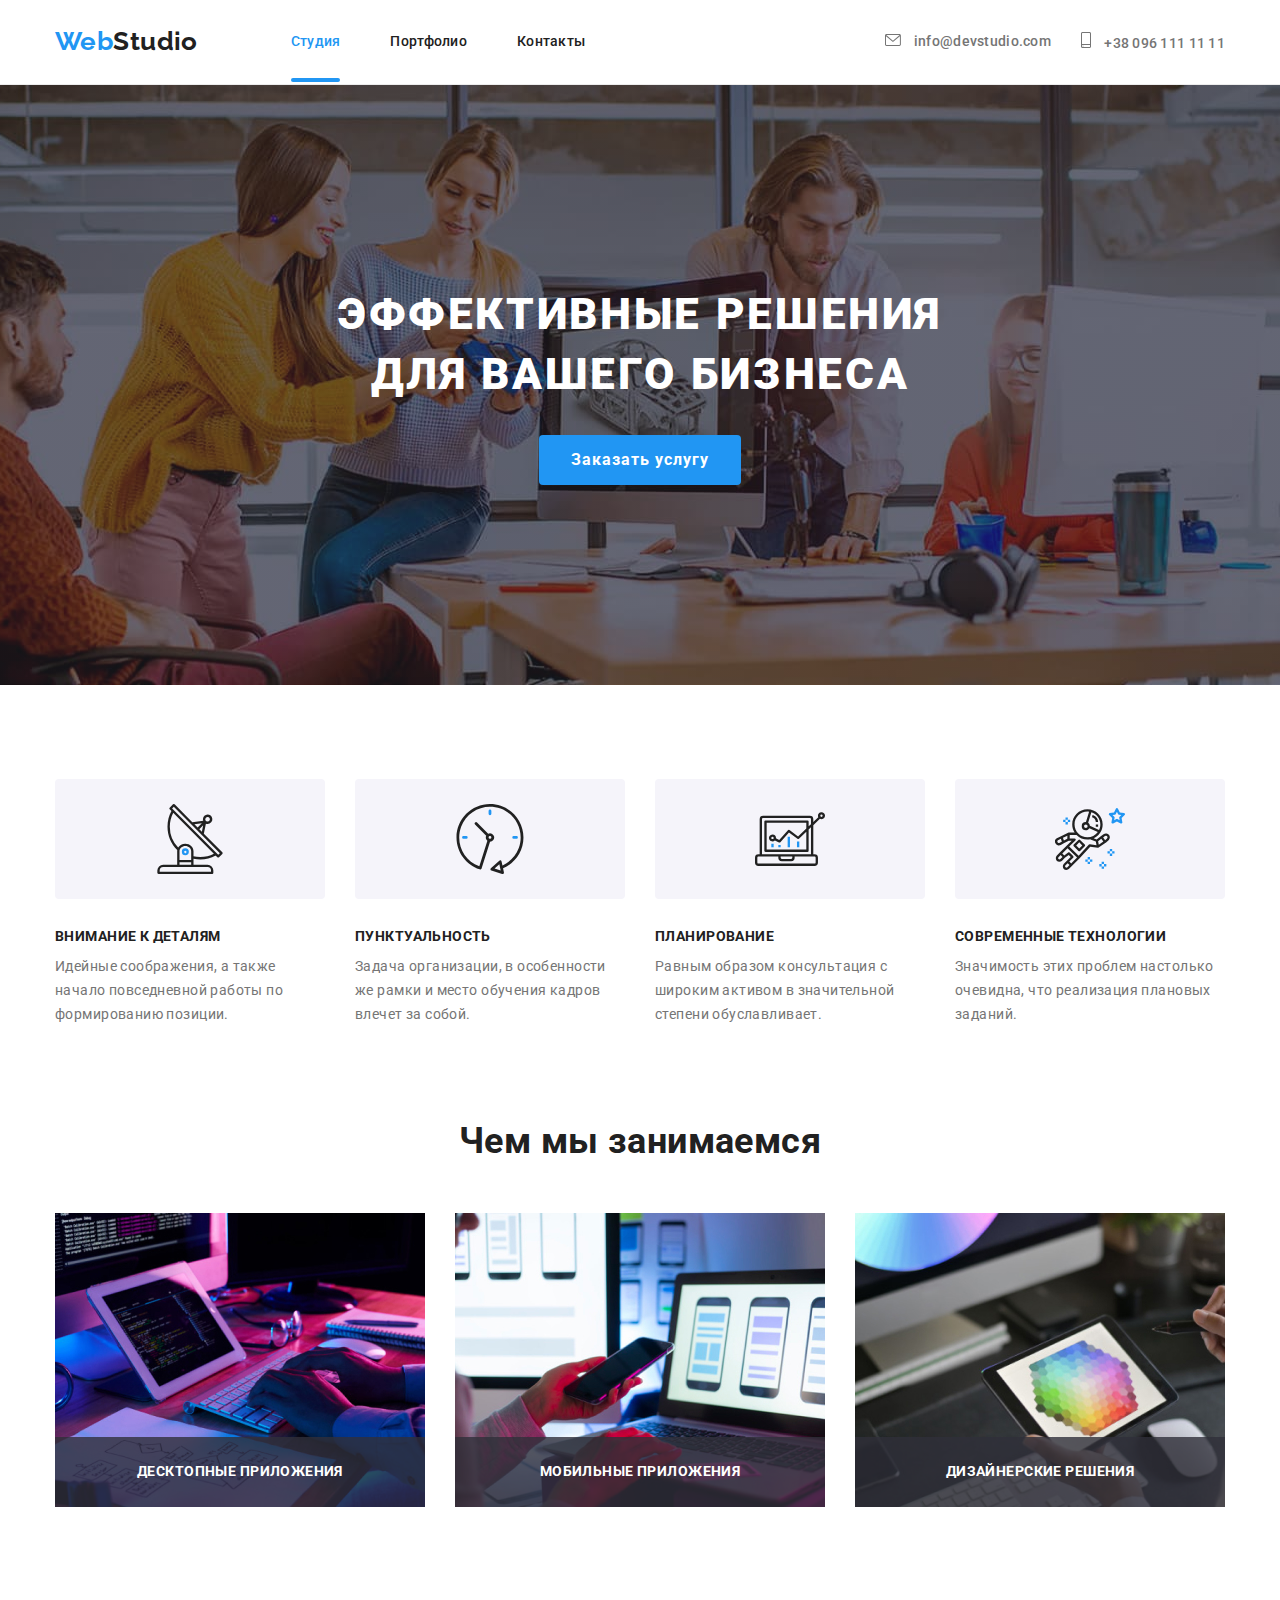
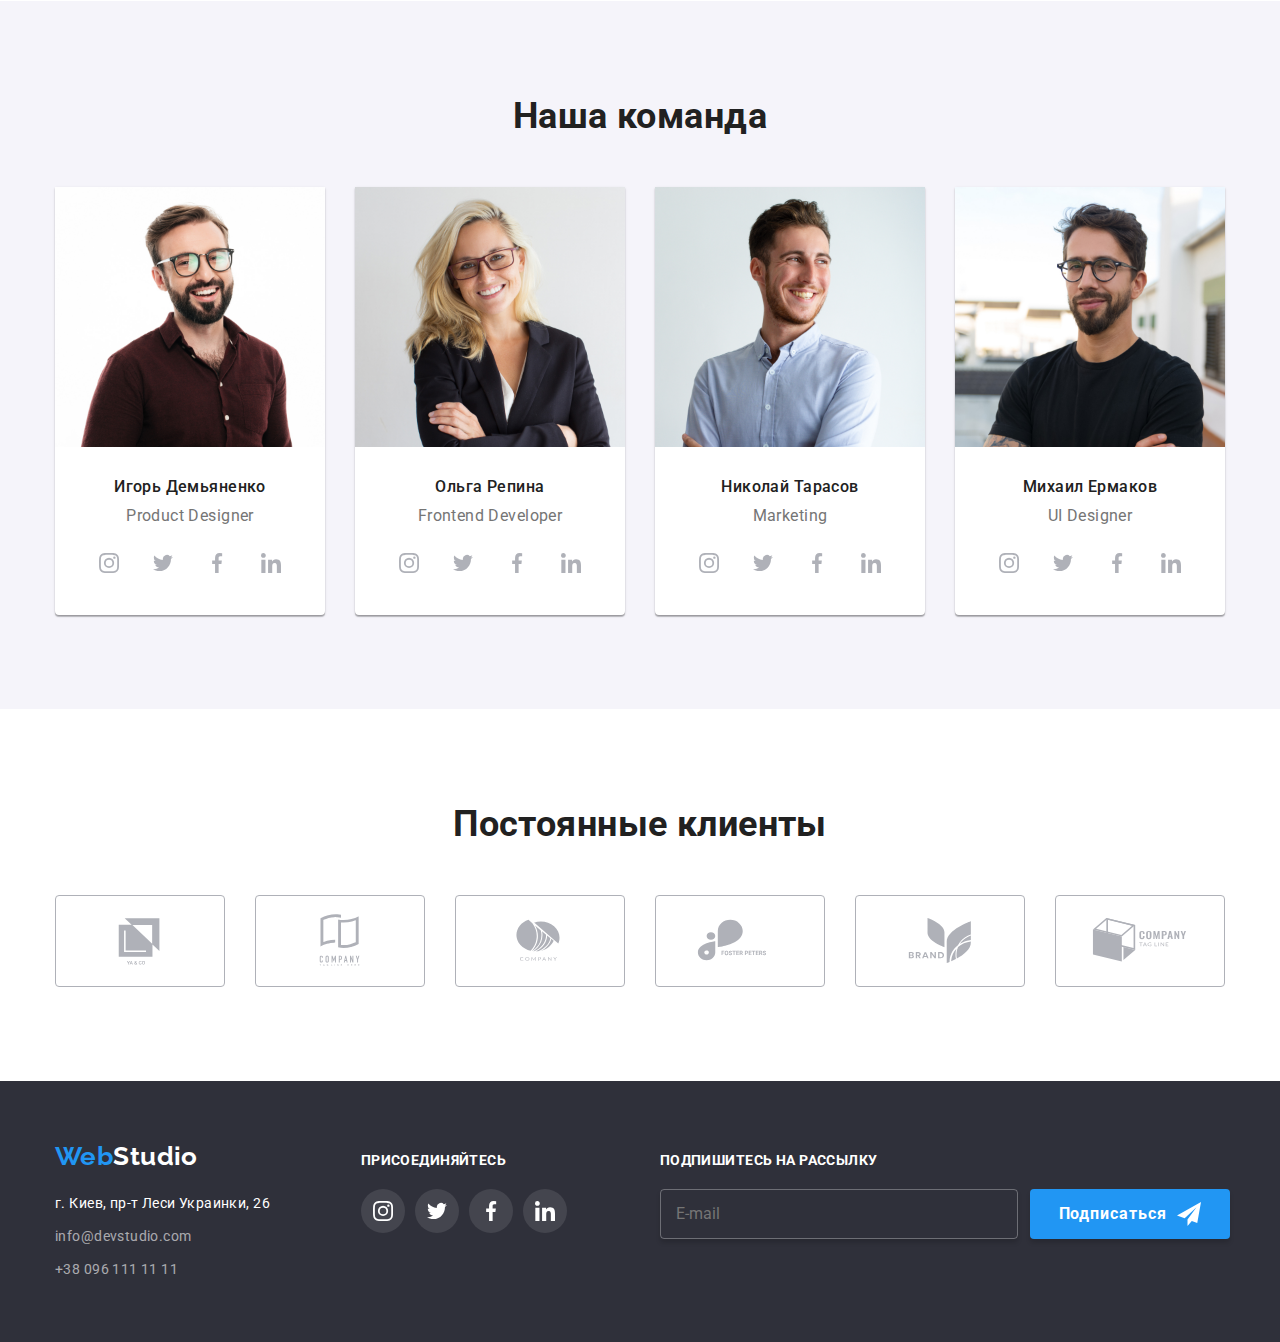
<file: index.html>
<!DOCTYPE html>
<html lang="ru">
<head>
    <meta charset="UTF-8">
    <meta http-equiv="X-UA-Compatible" content="IE=edge">
    <meta name="viewport" content="width=device-width, initial-scale=1.0">
    <title>Document</title>
    <link rel="stylesheet" href="https://cdnjs.cloudflare.com/ajax/libs/modern-normalize/1.1.0/modern-normalize.min.css" />
    <link href="https://fonts.googleapis.com/css2?family=Raleway:wght@700&family=Roboto:wght@400;500;700&display=swap" rel="stylesheet">
    
    <link rel="stylesheet" href="./css/main.min.css" />
</head>
<body>
    <header class="header">
        <div class="container header__container">   
            <nav class="nav">
                <a href="./index.html" class="logo header__logo" lang="en"><span class="logo__accent">Web</span>Studio</a>
                <ul class = "nav__list">
                    <li class="nav__item"><a href="./index.html" class="nav__link nav__link--current">Студия</a></li>
                    <li class="nav__item"><a href="./portfolio.html" class="nav__link">Портфолио</a></li>
                    <li class="nav__item"><a href="" class="nav__link">Контакты</a></li>
                </ul>
            </nav>
            <ul class = "contacts"> 
                <li class="contacts__item">
                    <a href="mailto:info@devstudio.com" class="contacts__link">
                    <svg class="contacts__icon" width="16" height="12">
                        <use href="./images/sprite.svg#icon-envelope"></use>
                    </svg>
                    info@devstudio.com
                </a>
            </li>
                <li class="contacts__item"><a href="tel:+380961111111" class="contacts__link">
                    <svg  class="contacts__icon" width="10" height="16">
                        <use href="./images/sprite.svg#icon-smartphone"></use>
                    </svg>
                    +38 096 111 11 11
                </a>
                </li>
            </ul> 
        </div>
    </header>

    <main>
<!-- Hero -->
    <section class = "hero">
        <div class="container hero__container">
            <h1 class = "hero__title">Эффективные решения для вашего бизнеса</h1>
            <button type ="button" class = "hero__button" data-modal-open>Заказать услугу</button>
        </div>
    </section>

<!-- Наши преимущества -->
    <section class="seaction">
       <div class="container"> 
           <h2 class="seaction__title--hidden">Наши преимущества</h2>
        <ul class="advantage-list">
            <li class="advantage-list__item">
                <div class="advantage-list__box">
                    <svg  width="70" height="70">
                        <use href="./images/sprite.svg#icon-antenna-1"></use>
                    </svg>
                </div>
                <h3 class="advantage-list__title">Внимание к деталям</h3>
                <p class="advantage-list__description">Идейные соображения, а также начало повседневной работы по формированию позиции.</p>
            </li>
            <li class="advantage-list__item">
                <div class="advantage-list__box">
                    <svg  width="70" height="70">
                        <use href="./images/sprite.svg#icon-clock-1"></use>
                    </svg>
                </div>
               <h3 class="advantage-list__title">Пунктуальность</h3>
               <p class="advantage-list__description">Задача организации, в особенности же рамки и место обучения кадров влечет за собой.</p>
           </li>
           <li class="advantage-list__item">
            <div class="advantage-list__box">
                <svg  width="70" height="70">
                    <use href="./images/sprite.svg#icon-diagram-1"></use>
                </svg>
            </div>
               <h3 class="advantage-list__title">Планирование</h3>
               <p class="advantage-list__description">Равным образом консультация с широким активом в значительной степени обуславливает.</p>
           </li>
           <li class="advantage-list__item">
            <div class="advantage-list__box">
                <svg  width="70" height="70">
                    <use href="./images/sprite.svg#icon-astronaut-1"></use>
                </svg>
            </div>
               <h3 class="advantage-list__title">Современные технологии</h3>
               <p class="advantage-list__description">Значимость этих проблем настолько очевидна, что реализация плановых заданий.</p>
           </li>
        </ul>
    </div>
    </section>

<!-- Чем мы занимаемся -->
    <section class="seaction seaction--nopadding"> 
        <div class="container">
            <h2 class="seaction__title">Чем мы занимаемся </h2>
        <ul class ="deals">
            <li class = "deals__item">
                     <img
                    src="./images/img_1.jpg"
                    alt="programer-working-his-desk-office"
                    width="370"
                    />
                        <p class="deals__description">
                            Десктопные приложения
                        </p>
                           </li>

            <li class = "deals__item">
                    <img
                    src="./images/img_2.jpg"
                    alt="programer-working-his-desk-office"
                    width="370"
                    />
                        <p class="deals__description">
                            Мобильные приложения
                        </p>

            <li class = "deals__item">
                        <img
                        src="./images/img_3.jpg"
                        alt="programer-working-his-desk-office"
                        width="370"
                        />
                            <p class="deals__description">
                                Дизайнерские решения
                            </p>
            </li>
        </ul>
        </div>
    </section>

<!-- Наша команда -->
    <section class="seaction seaction--another-bgc"> 
       <div class="container">
        <h2 class="seaction__title">Наша команда </h2>
        <ul class = "team">
            <li class="team__item">
                <img
                src="./images/img_1_1.jpg"
                alt="Игорь Демьяненко"
                width="270"
                />
                <div class="team__description">
                    <h3 class="team__name">Игорь Демьяненко</h3>
                    <p class="team__position" lang="en">Product Designer</p>
                    <ul class="social-list">
                        <li class="social-list__item">
                            <a href="..." class="social-list__link" aria-label="instagram">
                                <svg class="social-list__icon" width="20" height="20">
                                    <use href="./images/sprite.svg#icon-instagram-1"></use>
                                 </svg>
                             </a>
                        </li>
                        <li class="social-list__item">
                            <a href="..." class="social-list__link" aria-label="twitter">
                                <svg  width="20" height="20">
                                    <use href="./images/sprite.svg#icon-twitter-1"></use>
                                </svg>
                            </a>
                        </li>
                        <li class="social-list__item">
                            <a href="..." class="social-list__link" aria-label="facebook">
                                 <svg  width="20" height="20">
                                    <use href="./images/sprite.svg#icon-facebook-1"></use>
                                 </svg>
                            </a>
                        </li>
                        <li class="social-list__item">
                            <a href="..." class="social-list__link">
                                <svg  width="20" height="20" aria-label="linkedin">
                                    <use href="./images/sprite.svg#icon-linkedin-1"></use>
                                </svg>
                            </a>
                        </li>
                    </ul>
                </div>
            </li>

            <li class="team__item">
                <img
                src="./images/img_1_2.jpg"
                alt="Ольга Репина"
                width="270"
                />
               <div class="team__description">
                <h3 class="team__name">Ольга Репина</h3>
                <p class="team__position" lang="en">Frontend Developer</p>
                <ul class="social-list">
                    <li class="social-list__item">
                        <a href="..." class="social-list__link" aria-label="instagram">
                            <svg class="social-list__icon" width="20" height="20">
                                <use href="./images/sprite.svg#icon-instagram-1"></use>
                             </svg>
                         </a>
                    </li>
                    <li class="social-list__item">
                        <a href="..." class="social-list__link" aria-label="twitter">
                            <svg  width="20" height="20">
                                <use href="./images/sprite.svg#icon-twitter-1"></use>
                            </svg>
                        </a>
                    </li>
                    <li class="social-list__item">
                        <a href="..." class="social-list__link" aria-label="facebook">
                             <svg  width="20" height="20">
                                <use href="./images/sprite.svg#icon-facebook-1"></use>
                             </svg>
                        </a>
                    </li>
                    <li class="social-list__item">
                        <a href="..." class="social-list__link">
                            <svg  width="20" height="20" aria-label="linkedin">
                                <use href="./images/sprite.svg#icon-linkedin-1"></use>
                            </svg>
                        </a>
                    </li>
                </ul>
               </div>
            </li>
            
            <li class="team__item">
                <img
                src="./images/img_1_3.jpg"
                alt="Николай Тарасов"
                width="270"
                />
                <div class="team__description">
                    <h3 class="team__name">Николай Тарасов</h3>
                    <p class="team__position" lang="en">Marketing</p>
                    <ul class="social-list">
                        <li class="social-list__item">
                            <a href="..." class="social-list__link" aria-label="instagram">
                                <svg class="social-list__icon" width="20" height="20">
                                    <use href="./images/sprite.svg#icon-instagram-1"></use>
                                 </svg>
                             </a>
                        </li>
                        <li class="social-list__item">
                            <a href="..." class="social-list__link" aria-label="twitter">
                                <svg  width="20" height="20">
                                    <use href="./images/sprite.svg#icon-twitter-1"></use>
                                </svg>
                            </a>
                        </li>
                        <li class="social-list__item">
                            <a href="..." class="social-list__link" aria-label="facebook">
                                 <svg  width="20" height="20">
                                    <use href="./images/sprite.svg#icon-facebook-1"></use>
                                 </svg>
                            </a>
                        </li>
                        <li class="social-list__item">
                            <a href="..." class="social-list__link">
                                <svg  width="20" height="20" aria-label="linkedin">
                                    <use href="./images/sprite.svg#icon-linkedin-1"></use>
                                </svg>
                            </a>
                        </li>
                    </ul>
                </div>
            </li>

            <li class="team__item"> 
                <img
                src="./images/img_1_4.jpg"
                alt="Михаил Ермаков"
                width="270"
                />
                <div class="team__description">
                    <h3 class="team__name">Михаил Ермаков</h3>
                    <p class="team__position" lang="en">UI Designer</p>
                    <ul class="social-list">
                        <li class="social-list__item">
                            <a href="..." class="social-list__link" aria-label="instagram">
                                <svg class="social-list__icon" width="20" height="20">
                                    <use href="./images/sprite.svg#icon-instagram-1"></use>
                                 </svg>
                             </a>
                        </li>
                        <li class="social-list__item">
                            <a href="..." class="social-list__link" aria-label="twitter">
                                <svg  width="20" height="20">
                                    <use href="./images/sprite.svg#icon-twitter-1"></use>
                                </svg>
                            </a>
                        </li>
                        <li class="social-list__item">
                            <a href="..." class="social-list__link" aria-label="facebook">
                                 <svg  width="20" height="20">
                                    <use href="./images/sprite.svg#icon-facebook-1"></use>
                                 </svg>
                            </a>
                        </li>
                        <li class="social-list__item">
                            <a href="..." class="social-list__link">
                                <svg  width="20" height="20" aria-label="linkedin">
                                    <use href="./images/sprite.svg#icon-linkedin-1"></use>
                                </svg>
                            </a>
                        </li>
                    </ul>
                </div>
            </li>
        </ul> 
       </div>
    </section>


    <!-- Клиенты -->
    <section class="seaction">
        <div class="container">
            <h2 class="seaction__title">Постоянные клиенты</h2>
            <ul class="clients-list">
                <li class="clients-list__item">
                    <a href="" class="clients-list__link" aria-label="company-logo">
                        <svg  width="106" height="60" >
                            <use href="./images/sprite.svg#icon-Logoone"></use>
                        </svg>
                    </a>
                </li>
                <li class="clients-list__item">
                    <a href="" class="clients-list__link" aria-label="company-logo">
                        <svg  width="106" height="60">
                            <use href="./images/sprite.svg#icon-Logotwo"></use>
                        </svg>
                    </a>
                </li>
                <li class="clients-list__item">
                    <a href="" class="clients-list__link" aria-label="company-logo">
                        <svg  width="106" height="60">
                            <use href="./images/sprite.svg#icon-Logothree"></use>
                        </svg>
                    </a>
                </li>
                <li class="clients-list__item">
                    <a href="" class="clients-list__link" aria-label="company-logo">
                        <svg  width="106" height="60">
                            <use href="./images/sprite.svg#icon-Logofour"></use>
                        </svg>
                    </a>
                </li>
                <li class="clients-list__item">
                    <a href="" class="clients-list__link" aria-label="company-logo">
                        <svg  width="106" height="60">
                            <use href="./images/sprite.svg#icon-Logofive"></use>
                        </svg>
                    </a>
                </li>
                <li class="clients-list__item">
                    <a href="" class="clients-list__link" aria-label="company-logo">
                        <svg  width="106" height="60">
                            <use href="./images/sprite.svg#icon-Logosix"></use>
                        </svg>
                    </a>
                </li>
            </ul>
        </div>

    </section>

    </main>

    <footer class="footer">
        <div class="container footer__container">
            <div class="footer__contacts">
        <a href="./index.html" class="logo footer__logo" lang="en"><span class="logo__accent">Web</span>Studio</a>
        <address class="address">
            <ul class="address__list">
            <li class="address__item"><a href="https://goo.gl/maps/BobkWGcbnfeBnBHJ8" target="_blank" class="adress__link--location">г. Киев, пр-т Леси Украинки, 26</a></li>
            <li class="address__item"><a href="mailto:info@devstudio.com" class="adress__link--contact">info@devstudio.com</a></li>
            <li class="address__item"><a href="tel:+380961111111" class="adress__link--contact">+38 096 111 11 11</a></li>
            </ul>
        </address>
       </div>

         <div class="footer__networks">
             <p class="networks-title">Присоединяйтесь</p>
             <ul class="social-list">
                <li class="social-list__item">
                    <a href="..." class="social-list__link social-list__link--another-colors" aria-label="instagram">
                        <svg  width="20" height="20">
                            <use href="./images/sprite.svg#icon-instagram-1"></use>
                         </svg>
                     </a>
                </li>
                <li class="social-list__item">
                    <a href="..." class="social-list__link social-list__link--another-colors" aria-label="twitter">
                        <svg  width="20" height="20">
                            <use href="./images/sprite.svg#icon-twitter-1"></use>
                        </svg>
                    </a>
                </li>
                <li class="social-list__item">
                    <a href="..." class="social-list__link social-list__link--another-colors" aria-label="facebook">
                         <svg  width="20" height="20">
                            <use href="./images/sprite.svg#icon-facebook-1"></use>
                         </svg>
                    </a>
                </li>
                <li class="social-list__item">
                    <a href="..." class="social-list__link social-list__link--another-colors">
                        <svg  width="20" height="20" aria-label="linkedin">
                            <use href="./images/sprite.svg#icon-linkedin-1"></use>
                        </svg>
                    </a>
                </li>
            </ul>
         </div>

         <form class="subscribe-form">
             <p class="subscribe-form__title">Подпишитесь на рассылку</p>
             <div class="subscribe-form__field">
                <input class="subscribe-form__input" type="email" name="email" placeholder="E-mail">
                <button class="subscribe-btn" type="submit"> 
                    <span class="subscribe-btn__text">
                        Подписаться
                    </span>
                        <svg width="24px" height="24px">
                            <use href="./images/sprite.svg#icon-send"> </use>
                    </svg>  
                </button> 
            </div>
        </form>
    </div>
    </footer>

    
     <!-- модальное окно -->
    <div class="backdrop is-hidden" data-modal>
        <div class="modal">
            <button class="button-modal" data-modal-close> 
                <svg width="11" height="11">
                    <use href="./images/sprite.svg#icon-Vector"></use>
                </svg>
            </button>

            
            <form class="user-form">
                <b class="user-form__title">Оставьте свои данные, мы вам перезвоним</b>

                <ul class="user-form__list">
                    <li class="user-form__item">
                        <label  class="user-form__label" for="user-name">Имя</label>
                            <div class="user-form__input-area">
                                <input type="text" name="name" class="user-form__input" id="user-name" placeholder=" ">
                                <svg class="user-form__input-icon" width="18" height="18">
                                    <use href="./images/sprite.svg#icon-person"></use>
                                </svg>
                            </div>

                    </li>
                    <li class="user-form__item">
                        <label  class="user-form__label" for="user-tel">Телефон</label>
                            <div class="user-form__input-area" >
                                <input type="tel" name="tel" class="user-form__input" id="user-tel" placeholder=" ">
                                <svg class="user-form__input-icon" width="18" height="18">
                                    <use href="./images/sprite.svg#icon-phone"></use>
                                </svg>
                            </div>
                    </li>
                    <li class="user-form__item">
                        <label  class="user-form__label" for="user-email"> Почта</label>
                            <div class="user-form__input-area">
                                <input type="email" name="email" class="user-form__input" id="user-email" placeholder=" ">
                                <svg class="user-form__input-icon" width="18" height="18">
                                    <use href="./images/sprite.svg#icon-email"></use>
                                </svg>
                            </div>
                    </li>
                    <li class="user-form__item">
                        <label class="user-form__label" for="comment-area">Комментарий</label>
                        <textarea class="user-form__comment-area" name="comment-area" id="comment-area" placeholder="Введите текст"></textarea>
                    </li>
                </ul>

                <div class="agree-wrap">
                    <label  class="agree-wrap__label">
                        <input type="checkbox" class="agree-wrap__input box-hidden" name="agree" value="agree">
                        <span class="agree-wrap__icon"></span>
                        <span class="agree-wrap__text">
                            Соглашаюсь с рассылкой и принимаю 
                            <a href="" class="agree-wrap__link"> Условия договора</a>
                        </span>
                    </label>
                </div>

                <button class="btn-user-submit" type="submit">Отправить</button>
            </form>
        </div>

    </div>

    <script src="./js/modal.js"></script>
</body>
</html>
</file>
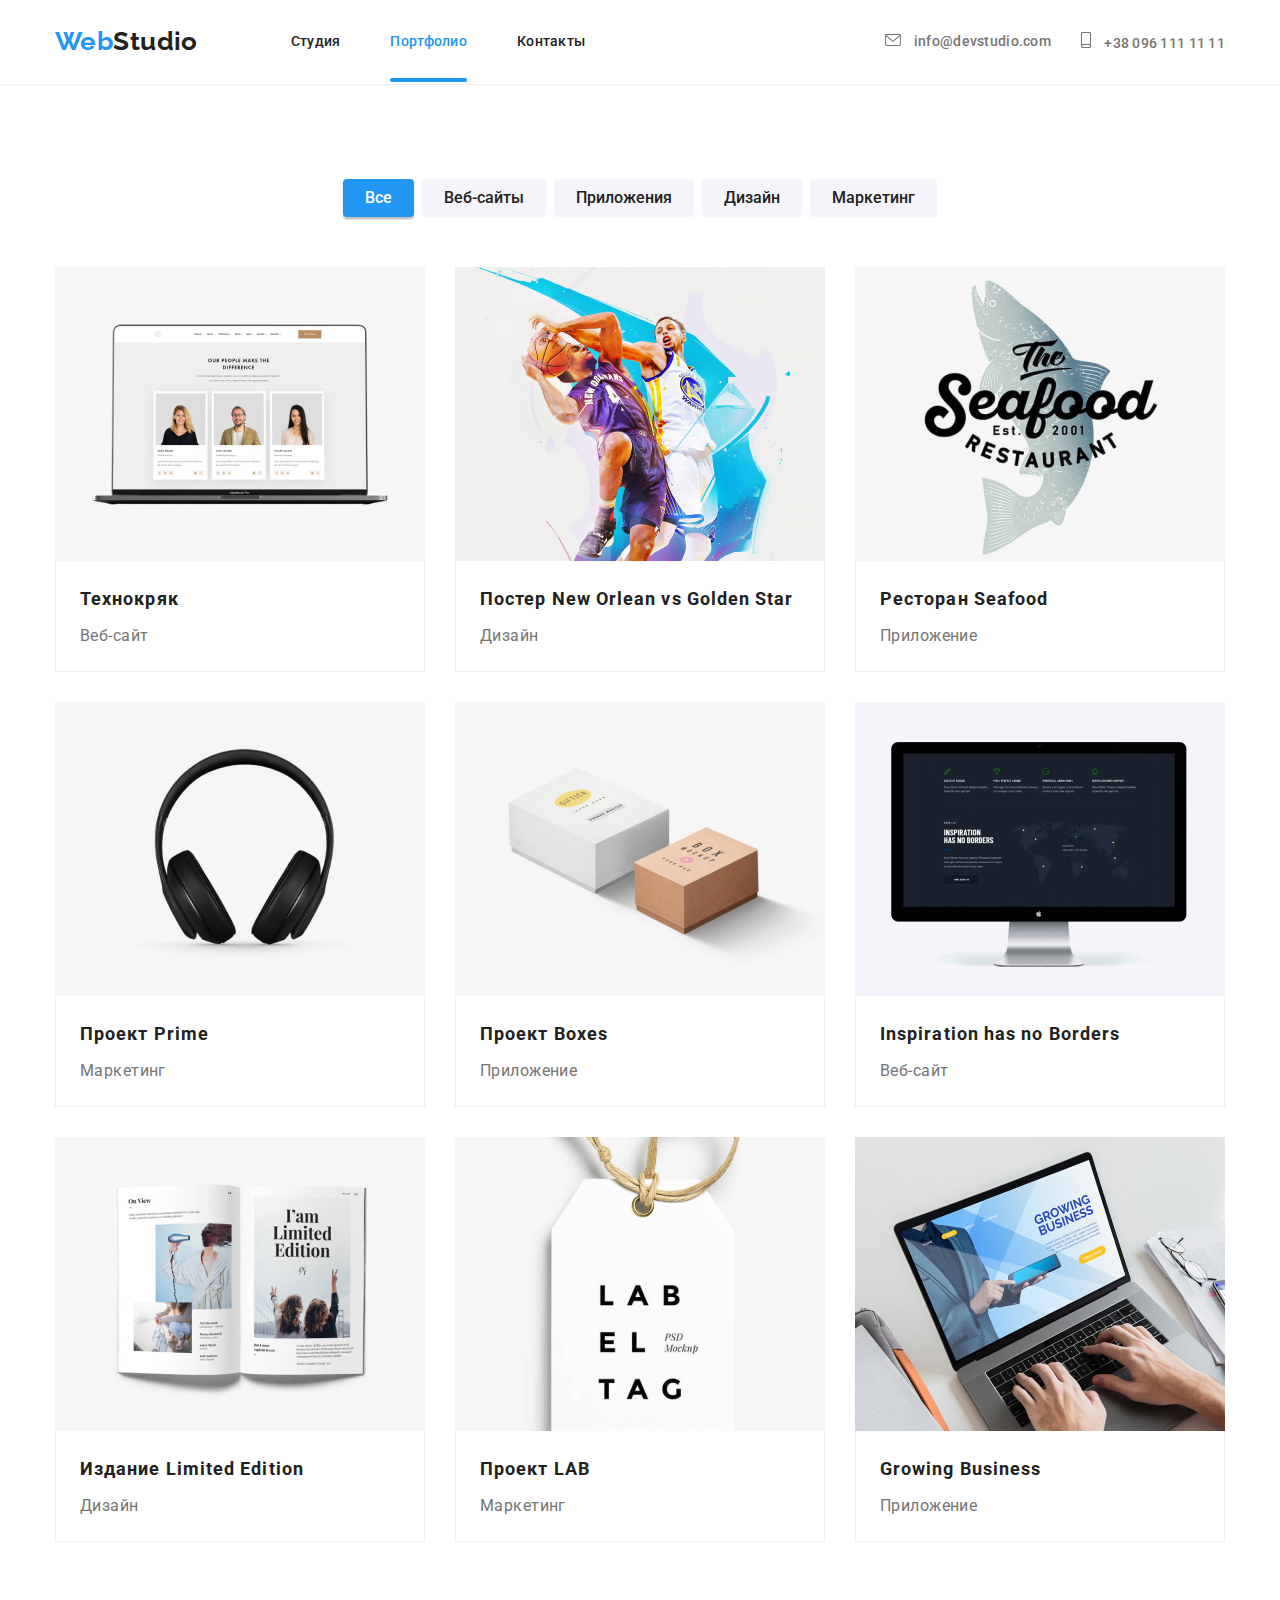
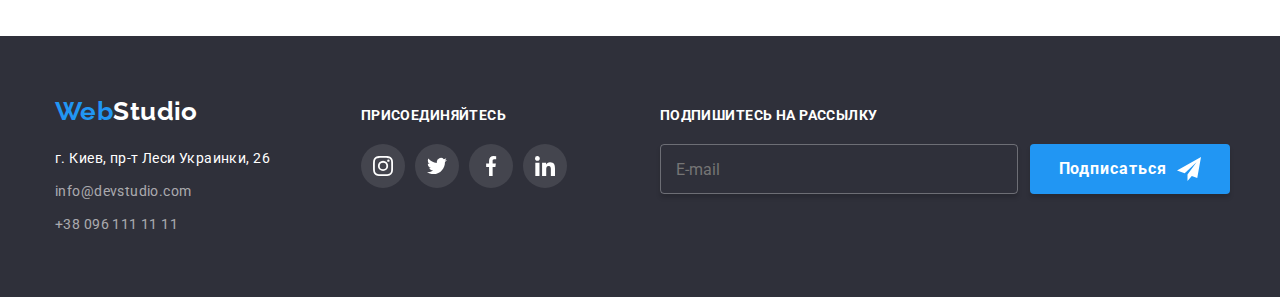
<file: portfolio.html>
<!DOCTYPE html>
<html lang="ru">
<head>
    <meta charset="UTF-8">
    <meta http-equiv="X-UA-Compatible" content="IE=edge">
    <meta name="viewport" content="width=device-width, initial-scale=1.0">
    <title>Document</title>
    <link rel="stylesheet" href="https://cdnjs.cloudflare.com/ajax/libs/modern-normalize/1.1.0/modern-normalize.min.css" />
    <link href="https://fonts.googleapis.com/css2?family=Raleway:wght@700&family=Roboto:wght@400;500;700&display=swap" rel="stylesheet">

    <link rel="stylesheet" href="./css/main.min.css" />
</head>
<body>
    <header class="header">
        <div class="container header__container">   
            <nav class="nav">
                <a href="./index.html" class="logo header__logo" lang="en"><span class="logo__accent">Web</span>Studio</a>
                <ul class = "nav__list">
                    <li class="nav__item"><a href="./index.html" class="nav__link ">Студия</a></li>
                    <li class="nav__item"><a href="./portfolio.html" class="nav__link nav__link--current">Портфолио</a></li>
                    <li class="nav__item"><a href="" class="nav__link">Контакты</a></li>
                </ul>
            </nav>
            <ul class = "contacts"> 
                <li class="contacts__item">
                    <a href="mailto:info@devstudio.com" class="contacts__link">
                    <svg class="contacts__icon" width="16" height="12">
                        <use href="./images/sprite.svg#icon-envelope"></use>
                    </svg>
                    info@devstudio.com
                </a>
            </li>
                <li class="contacts__item"><a href="tel:+380961111111" class="contacts__link">
                    <svg  class="contacts__icon" width="10" height="16">
                        <use href="./images/sprite.svg#icon-smartphone"></use>
                    </svg>
                    +38 096 111 11 11
                </a>
                </li>
            </ul> 
        </div>
    </header>

    <main>
        <section class="seaction"> 
            <div class="container">
                <h1 class="seaction__title--hidden">Примеры работ</h1>
            <ul class="filters-list">
                <li class="filters-list__item"><button type="button" class="button filters-list_btn filters-list_btn--current">Все</button></li>
                <li class="filters-list__item"><button type="button" class="button filters-list_btn">Веб-сайты</button></li>
                <li class="filters-list__item"><button type="button" class="button filters-list_btn">Приложения</button></li>
                <li class="filters-list__item"><button type="button" class="button filters-list_btn">Дизайн</button></li>
                <li class="filters-list__item"><button type="button" class="button filters-list_btn">Маркетинг</button></li>
            </ul>
            <ul class="examples-list">
                 <li class="examples-list__item">
                   <a href="" class="examples-list__link">
                   <div class="examples-list__thumb">
                    <img
                    src="./images/img2_1.jpg"
                    alt="Ноутбук-с-открытым-сайтом"
                    width="370"
                    />
                    <div class="examples-list__hover">
                        <p class="examples-list__hover-description">
                            Ресурс предлагает комплексные предложения с разным уровнем функционала и сервисов. Все это позволит посетителю получить исчерпывающие сведения о компании или частном лице.
                        </p>
                    </div>
                   </div>
                   <div class="examples-list__description">
                    <h2 class="examples-list__name">Технокряк</h2>
                    <p class="examples-list__class">Веб-сайт</p>
                   </div>
                   </a>
                </li>
                <li class="examples-list__item">
                    <a href="" class="examples-list__link">
                        <div class="examples-list__thumb">
                            <img
                            src="./images/img2_2.jpg"
                            alt="Басскетболист-ставит-блок-другому-игроку"
                            width="370"
                            />
                            <div class="examples-list__hover">
                                <p class="examples-list__hover-description">
                                    Ресурс предлагает комплексные предложения с разным уровнем функционала и сервисов. Все это позволит посетителю получить исчерпывающие сведения о компании или частном лице.
                                </p>
                            </div>
                           </div>
                    <div class="examples-list__description">
                        <h2 class="examples-list__name"> Постер <span lang="en">New Orlean vs Golden Star</span></h2>
                        <p class="examples-list__class">Дизайн</p>
                    </div>
                    </a>
                </li>
                <li class="examples-list__item">
                    <a href="" class="examples-list__link">
                        <div class="examples-list__thumb">
                            <img
                    src="./images/img2_3.jpg"
                    alt="Лого-Seafood-на-фоне-рыбы"
                    width="370"
                    />
                            <div class="examples-list__hover">
                                <p class="examples-list__hover-description">
                                    Ресурс предлагает комплексные предложения с разным уровнем функционала и сервисов. Все это позволит посетителю получить исчерпывающие сведения о компании или частном лице.
                                </p>
                            </div>
                           </div>
                        
                    <div class="examples-list__description">
                        <h2 class="examples-list__name"> Ресторан <span lang="en">Seafood</span></h2>
                        <p class="examples-list__class">Приложение</p>
                    </div>
                    </a>
                </li>
                <li class="examples-list__item">
                    <a href="" class="examples-list__link">
                        <div class="examples-list__thumb">
                            <img
                            src="./images/img2_4.jpg"
                            alt="черные-наушники"
                            width="370"
                            />
                            <div class="examples-list__hover">
                                <p class="examples-list__hover-description">
                                    Ресурс предлагает комплексные предложения с разным уровнем функционала и сервисов. Все это позволит посетителю получить исчерпывающие сведения о компании или частном лице.
                                </p>
                            </div>
                           </div>
                      
                    <div class="examples-list__description">
                        <h2 class="examples-list__name"> Проект <span lang="en">Prime</span></h2>
                        <p class="examples-list__class">Маркетинг</p>
                    </div>
                    </a>
                </li>
                <li class="examples-list__item">
                   <a href="" class="examples-list__link">
                    <div class="examples-list__thumb">
                        <img
                        src="./images/img2_5.jpg"
                        alt="белая-и-коричневая-коробка"
                        width="370"
                        />
                        <div class="examples-list__hover">
                            <p class="examples-list__hover-description">
                                Ресурс предлагает комплексные предложения с разным уровнем функционала и сервисов. Все это позволит посетителю получить исчерпывающие сведения о компании или частном лице.
                            </p>
                        </div>
                       </div>
                   
                    <div class="examples-list__description">
                        <h2 class="examples-list__name">Проект <span lang="en">Boxes</span></h2>
                        <p class="examples-list__class">Приложение</p>
                    </div>
                   </a>
                </li>
                <li class="examples-list__item">
                   <a href="" class="examples-list__link">
                    <div class="examples-list__thumb">
                        <img
                        src="./images/img2_6.jpg"
                        alt="монитор-с-картой-мира"
                        width="370"
                        />
                        <div class="examples-list__hover">
                            <p class="examples-list__hover-description">
                                Ресурс предлагает комплексные предложения с разным уровнем функционала и сервисов. Все это позволит посетителю получить исчерпывающие сведения о компании или частном лице.
                            </p>
                        </div>
                       </div>
                   <div class="examples-list__description">
                    <h2 class="examples-list__name" lang="en">Inspiration has no Borders</h2>
                    <p class="examples-list__class">Веб-сайт</p>
                   </div>
                   </a>
                </li>
                <li class="examples-list__item">
                    <a href="" class="examples-list__link">
                        <div class="examples-list__thumb">
                            <img
                            src="./images/img2_7.jpg"
                            alt="разворот-журнала-с-девушками-на-картинке"
                            width="370"
                            />
                            <div class="examples-list__hover">
                                <p class="examples-list__hover-description">
                                    Ресурс предлагает комплексные предложения с разным уровнем функционала и сервисов. Все это позволит посетителю получить исчерпывающие сведения о компании или частном лице.
                                </p>
                            </div>
                           </div>
                        
                   <div class="examples-list__description">
                    <h2 class="examples-list__name">Издание <span lang="en">Limited Edition</span></h2>
                    <p class="examples-list__class">Дизайн</p>
                   </div>
                    </a>
                </li>
                <li class="examples-list__item">
                        <a href="" class="examples-list__link">
                            <div class="examples-list__thumb">
                                <img
                    src="./images/img2_8.jpg"
                    alt="бирка-с-надписью-label-tag"
                    width="370"
                    />
                                <div class= "examples-list__hover">
                                    <p class="examples-list__hover-description">
                                        Ресурс предлагает комплексные предложения с разным уровнем функционала и сервисов. Все это позволит посетителю получить исчерпывающие сведения о компании или частном лице.
                                    </p>
                                </div>
                               </div>
                        
                    <div class="examples-list__description">
                        <h2 class="examples-list__name">Проект <span lang="en">LAB</span></h2>
                        <p class="examples-list__class">Маркетинг</p>
                    </div>
                    </a>
                </li>
                <li class="examples-list__item">
                    <a href="" class="examples-list__link">
                        <div class="examples-list__thumb">
                            <img
                    src="./images/img2_9.jpg"
                    alt="человек-работает-за-наутбуком"
                    width="370"
                    />
                            <div class="examples-list__hover">
                                <p class="examples-list__hover-description">
                                    Ресурс предлагает комплексные предложения с разным уровнем функционала и сервисов. Все это позволит посетителю получить исчерпывающие сведения о компании или частном лице.
                                </p>
                            </div>
                           </div>
                   <div class="examples-list__description">
                    <h2 class="examples-list__name" lang="en">Growing Business</h2>
                    <p class="examples-list__class">Приложение</p>
                   </div>
                    </a>
                </li>
            </ul>
            </div>
        </section>
    </main>

    <footer class="footer">
        <div class="container footer__container">
            <div class="footer__contacts">
        <a href="./index.html" class="logo footer__logo" lang="en"><span class="logo__accent">Web</span>Studio</a>
        <address class="address">
            <ul class="address__list">
            <li class="address__item"><a href="https://goo.gl/maps/BobkWGcbnfeBnBHJ8" target="_blank" class="adress__link--location">г. Киев, пр-т Леси Украинки, 26</a></li>
            <li class="address__item"><a href="mailto:info@devstudio.com" class="adress__link--contact">info@devstudio.com</a></li>
            <li class="address__item"><a href="tel:+380961111111" class="adress__link--contact">+38 096 111 11 11</a></li>
            </ul>
        </address>
       </div>

         <div class="footer__networks">
             <p class="networks-title">Присоединяйтесь</p>
             <ul class="social-list">
                <li class="social-list__item">
                    <a href="..." class="social-list__link social-list__link--another-colors" aria-label="instagram">
                        <svg  width="20" height="20">
                            <use href="./images/sprite.svg#icon-instagram-1"></use>
                         </svg>
                     </a>
                </li>
                <li class="social-list__item">
                    <a href="..." class="social-list__link social-list__link--another-colors" aria-label="twitter">
                        <svg  width="20" height="20">
                            <use href="./images/sprite.svg#icon-twitter-1"></use>
                        </svg>
                    </a>
                </li>
                <li class="social-list__item">
                    <a href="..." class="social-list__link social-list__link--another-colors" aria-label="facebook">
                         <svg  width="20" height="20">
                            <use href="./images/sprite.svg#icon-facebook-1"></use>
                         </svg>
                    </a>
                </li>
                <li class="social-list__item">
                    <a href="..." class="social-list__link social-list__link--another-colors">
                        <svg  width="20" height="20" aria-label="linkedin">
                            <use href="./images/sprite.svg#icon-linkedin-1"></use>
                        </svg>
                    </a>
                </li>
            </ul>
         </div>

         <form class="subscribe-form">
             <p class="subscribe-form__title">Подпишитесь на рассылку</p>
             <div class="subscribe-form__field">
                <input class="subscribe-form__input" type="email" name="email" placeholder="E-mail">
                <button class="subscribe-btn" type="submit"> 
                    <span class="subscribe-btn__text">
                        Подписаться
                    </span>
                        <svg width="24px" height="24px">
                            <use href="./images/sprite.svg#icon-send"> </use>
                        </svg>
                </button> 
            </div> 
             </form>
         </div>

    </footer>





 
</body>
</html>
</file>
<file: css/main.min.css>
body{color:#757575;background-color:#fff;font-family:Roboto, sans-serif;letter-spacing:0.03em;font-size:14px}.seaction{padding-top:94px;padding-bottom:94px}.seaction--nopadding{padding-top:0}.seaction--another-bgc{background-color:#F5F4FA}.seaction__title{color:#212121;font-weight:700;font-size:36px;line-height:1.17;text-align:center;margin-bottom:50px}.seaction__title--hidden{position:absolute;width:1px;height:1px;margin:-1px;border:0;padding:0;white-space:nowrap;-webkit-clip-path:inset(100%);clip-path:inset(100%);clip:rect(0 0 0 0);overflow:hidden}.button{cursor:pointer;font-family:Roboto, sans-serif;border-radius:4px;border:0;padding:6px 22px;min-height:38px}.box-hidden{position:absolute;width:1px;height:1px;margin:-1px;border:0;padding:0;white-space:nowrap;-webkit-clip-path:inset(100%);clip-path:inset(100%);clip:rect(0 0 0 0);overflow:hidden}h1,h2,h3,h4,h5,h6{margin:0}img{display:block;max-width:100%;height:auto}ul{list-style:none;padding:0;margin:0}a{text-decoration:none}.container{width:1200px;margin-left:auto;margin-right:auto;padding-left:15px;padding-right:15px}.logo{font-family:Raleway;font-weight:700;font-size:26px;line-height:1.2;margin-right:93px}.logo{color:#212121}.logo__accent{color:#2196F3}.header{display:-webkit-box;display:-ms-flexbox;display:flex;border-bottom:1px solid #ECECEC}.header__logo{padding-top:24px;padding-bottom:24px}.nav__item:not(:last-child){margin-right:50px}.contacts{margin-left:auto}.contacts__item:not(:last-child){margin-right:30px}.header__container,.nav,.nav__list,.contacts{display:-webkit-box;display:-ms-flexbox;display:flex;-webkit-box-align:center;-ms-flex-align:center;align-items:center}.nav__link{color:#212121;font-weight:500;line-height:1.14;letter-spacing:0.02em;display:block;padding-top:32px;padding-bottom:32px;-webkit-transition:color 250ms cubic-bezier(0.4, 0, 0.2, 1);transition:color 250ms cubic-bezier(0.4, 0, 0.2, 1)}.nav__link:focus,.nav__link:hover{color:#2196F3}.contacts__link{color:#757575;font-weight:500;line-height:1.14;letter-spacing:0.02em;display:block;padding-top:32px;padding-bottom:32px;-webkit-transition:color 250ms cubic-bezier(0.4, 0, 0.2, 1);transition:color 250ms cubic-bezier(0.4, 0, 0.2, 1)}.contacts__link:focus,.contacts__link:hover{color:#2196F3}.contacts__icon{margin-right:10px;fill:currentColor}.nav__link--current{position:relative;color:#2196F3}.nav__link--current::after{content:'';display:block;width:100%;height:4px;border-radius:2px;background-color:#2196F3;position:absolute;bottom:0px}.hero{background-color:#2F303A;text-align:center;margin-left:auto;margin-right:auto;padding-top:200px;padding-bottom:200px;background-image:-webkit-gradient(linear, left top, right top, from(rgba(47,48,58,0.4)), to(rgba(47,48,58,0.4))),url("../images/herologo.jpg");background-image:linear-gradient(to right, rgba(47,48,58,0.4), rgba(47,48,58,0.4)),url("../images/herologo.jpg");background-repeat:no-repeat;background-position:center;background-size:cover;max-width:1600px}.hero__container{width:696px}.hero__title{color:#fff;letter-spacing:0.06em;font-weight:900;font-size:44px;line-height:1.36;text-align:center;text-transform:uppercase;margin-bottom:30px}.hero__button{cursor:pointer;font-family:Roboto, sans-serif;border-radius:4px;border:0;min-height:38px;color:#fff;background-color:#2196F3;font-weight:700;font-size:16px;line-height:1.88;-webkit-box-align:center;-ms-flex-align:center;align-items:center;text-align:center;letter-spacing:0.06em;padding:10px 32px}.advantage-list{display:-webkit-box;display:-ms-flexbox;display:flex;padding-left:0}.advantage-list__title{color:#212121;font-weight:700;font-size:14px;line-height:1.14;text-transform:uppercase;margin-bottom:10px}.advantage-list__description{line-height:1.71;margin-top:0;margin-bottom:0}.advantage-list__box{width:270px;height:120px;border-radius:4px;background:#F5F4FA;display:-webkit-box;display:-ms-flexbox;display:flex;-webkit-box-align:center;-ms-flex-align:center;align-items:center;-webkit-box-pack:center;-ms-flex-pack:center;justify-content:center;margin-bottom:30px}.advantage-list__item{width:270px;margin-right:30px}.advantage-list__item:last-child{margin-right:0}.deals{display:-webkit-box;display:-ms-flexbox;display:flex}.deals__description{font-weight:700;font-size:14px;line-height:1.14;text-transform:uppercase;color:#fff;text-align:center;margin-top:0;margin-bottom:0;position:absolute;bottom:0;background-color:rgba(47,48,58,0.8);width:100%;height:70px;display:-webkit-box;display:-ms-flexbox;display:flex;-webkit-box-pack:center;-ms-flex-pack:center;justify-content:center;-webkit-box-align:center;-ms-flex-align:center;align-items:center}.deals__item{position:relative}.deals__item:not(:last-child){margin-right:30px}.team{display:-webkit-box;display:-ms-flexbox;display:flex}.team__description{padding-top:30px;padding-bottom:30px}.team__name{color:#212121;font-weight:500;font-size:16px;line-height:1.19;text-align:center;margin-bottom:10px}.team__position{font-size:16px;line-height:1.19;text-align:center;margin-top:0;margin-bottom:16px}.team__item{background-color:#fff;-webkit-box-shadow:0px 1px 3px rgba(0,0,0,0.12),0px 1px 1px rgba(0,0,0,0.14),0px 2px 1px rgba(0,0,0,0.2);box-shadow:0px 1px 3px rgba(0,0,0,0.12),0px 1px 1px rgba(0,0,0,0.14),0px 2px 1px rgba(0,0,0,0.2);border-radius:0px 0px 4px 4px}.team__item:not(:last-child){margin-right:30px}.social-list{display:-webkit-box;display:-ms-flexbox;display:flex;-webkit-box-pack:center;-ms-flex-pack:center;justify-content:center;-webkit-box-align:center;-ms-flex-align:center;align-items:center}.social-list__item:not(:last-child){margin-right:10px}.social-list__link{display:-webkit-box;display:-ms-flexbox;display:flex;-webkit-box-pack:center;-ms-flex-pack:center;justify-content:center;-webkit-box-align:center;-ms-flex-align:center;align-items:center;width:44px;height:44px;border-radius:50%;fill:#AFB1B8;-webkit-transition:background-color 250ms cubic-bezier(0.4, 0, 0.2, 1),fill 250ms cubic-bezier(0.4, 0, 0.2, 1);transition:background-color 250ms cubic-bezier(0.4, 0, 0.2, 1),fill 250ms cubic-bezier(0.4, 0, 0.2, 1)}.social-list__link:hover,.social-list__link:focus{background-color:#2196F3;fill:#fff}.clients-list{display:-webkit-box;display:-ms-flexbox;display:flex}.clients-list__item:not(:last-child){margin-right:30px}.clients-list__link{display:-webkit-inline-box;display:-ms-inline-flexbox;display:inline-flex;-webkit-box-align:center;-ms-flex-align:center;align-items:center;-webkit-box-pack:center;-ms-flex-pack:center;justify-content:center;width:170px;height:92px;border:1px solid #AFB1B8;border-radius:4px;fill:#AFB1B8;-webkit-transition:border-color 250ms cubic-bezier(0.4, 0, 0.2, 1),fill 250ms cubic-bezier(0.4, 0, 0.2, 1);transition:border-color 250ms cubic-bezier(0.4, 0, 0.2, 1),fill 250ms cubic-bezier(0.4, 0, 0.2, 1)}.clients-list__link:hover,.clients-list__link:focus{fill:#2196F3;border-color:#2196F3}.footer{background-color:#2F303A;padding-top:60px;padding-bottom:60px}.footer__container{display:-webkit-box;display:-ms-flexbox;display:flex;-webkit-box-align:baseline;-ms-flex-align:baseline;align-items:baseline}.footer__logo{display:inline-block;margin-bottom:20px;color:#fff}.footer__contacts{margin-right:70px}.footer__networks{margin-right:93px}.adress__link--location{color:#fff;font-style:normal;line-height:1.71;-webkit-transition:color 250ms cubic-bezier(0.4, 0, 0.2, 1);transition:color 250ms cubic-bezier(0.4, 0, 0.2, 1)}.adress__link--location:hover,.adress__link--location:focus{color:#2196F3}.adress__link--contact{display:inline-block;color:rgba(255,255,255,0.6);font-style:normal;line-height:1.71;-webkit-transition:color 250ms cubic-bezier(0.4, 0, 0.2, 1);transition:color 250ms cubic-bezier(0.4, 0, 0.2, 1)}.adress__link--contact:hover,.adress__link--contact:focus{color:#2196F3}.address__item:not(:last-child){margin-bottom:9px}.networks-title{font-weight:700;font-size:14px;line-height:1.14;letter-spacing:0.03em;text-transform:uppercase;color:#fff;margin-top:0;margin-bottom:20px}.social-list__link--another-colors{background-color:rgba(255,255,255,0.1);fill:#fff;-webkit-transition:background-color 250ms cubic-bezier(0.4, 0, 0.2, 1);transition:background-color 250ms cubic-bezier(0.4, 0, 0.2, 1)}.social-list__link--another-colors:hover,.social-list__link--another-colors:focus{background-color:#2196F3}.subscribe-form{-webkit-box-align:baseline;-ms-flex-align:baseline;align-items:baseline}.subscribe-form__title{font-weight:700;font-size:14px;line-height:1.14;text-transform:uppercase;color:#fff;margin-top:0;margin-bottom:20px}.subscribe-form__field{display:-webkit-box;display:-ms-flexbox;display:flex}.subscribe-form__input{width:358px;height:50px;color:rgba(255,255,255,0.6);font-weight:400;font-size:16px;line-height:1.25;border:1px solid rgba(255,255,255,0.3);-webkit-box-shadow:0px 4px 4px rgba(0,0,0,0.15);box-shadow:0px 4px 4px rgba(0,0,0,0.15);background-color:transparent;border-radius:4px;outline:transparent;cursor:pointer;padding-left:15px;padding-top:15px;padding-bottom:15px;margin-right:12px;-webkit-box-align:baseline;-ms-flex-align:baseline;align-items:baseline;-webkit-transition:border-color 250ms cubic-bezier(0.4, 0, 0.2, 1);transition:border-color 250ms cubic-bezier(0.4, 0, 0.2, 1)}.subscribe-form__input:hover,.subscribe-form__input:focus{border-color:#fff}.subscribe-btn{font-weight:700;font-size:16px;line-height:1.88;letter-spacing:0.06em;display:-webkit-box;display:-ms-flexbox;display:flex;-webkit-box-pack:center;-ms-flex-pack:center;justify-content:center;-webkit-box-align:center;-ms-flex-align:center;align-items:center;width:200px;height:50px;padding:0;border:0;border-radius:4px;color:#fff;background-color:#2196F3;-webkit-box-shadow:0px 4px 4px rgba(0,0,0,0.15);box-shadow:0px 4px 4px rgba(0,0,0,0.15);cursor:pointer}.subscribe-btn__text{margin-right:10px}.filters-list{display:-webkit-box;display:-ms-flexbox;display:flex;margin-bottom:50px;-webkit-box-pack:center;-ms-flex-pack:center;justify-content:center}.filters-list__item:not(:last-child){margin-right:8px}.filters-list_btn{display:inline-block;color:#212121;background-color:#F5F4FA;font-weight:500;font-size:16px;line-height:1.625;-webkit-transition:background-color 250ms cubic-bezier(0.4, 0, 0.2, 1),color 250ms cubic-bezier(0.4, 0, 0.2, 1),-webkit-box-shadow 250ms cubic-bezier(0.4, 0, 0.2, 1);transition:background-color 250ms cubic-bezier(0.4, 0, 0.2, 1),color 250ms cubic-bezier(0.4, 0, 0.2, 1),-webkit-box-shadow 250ms cubic-bezier(0.4, 0, 0.2, 1);transition:background-color 250ms cubic-bezier(0.4, 0, 0.2, 1),color 250ms cubic-bezier(0.4, 0, 0.2, 1),box-shadow 250ms cubic-bezier(0.4, 0, 0.2, 1);transition:background-color 250ms cubic-bezier(0.4, 0, 0.2, 1),color 250ms cubic-bezier(0.4, 0, 0.2, 1),box-shadow 250ms cubic-bezier(0.4, 0, 0.2, 1),-webkit-box-shadow 250ms cubic-bezier(0.4, 0, 0.2, 1)}.filters-list_btn:hover,.filters-list_btn:focus{color:#fff;background-color:#2196F3;-webkit-box-shadow:0px 3px 1px rgba(0,0,0,0.1),0px 1px 2px rgba(0,0,0,0.08),0px 2px 2px rgba(0,0,0,0.12);box-shadow:0px 3px 1px rgba(0,0,0,0.1),0px 1px 2px rgba(0,0,0,0.08),0px 2px 2px rgba(0,0,0,0.12)}.filters-list_btn--current{color:#fff;background-color:#2196F3;-webkit-box-shadow:0px 3px 1px rgba(0,0,0,0.1),0px 1px 2px rgba(0,0,0,0.08),0px 2px 2px rgba(0,0,0,0.12);box-shadow:0px 3px 1px rgba(0,0,0,0.1),0px 1px 2px rgba(0,0,0,0.08),0px 2px 2px rgba(0,0,0,0.12)}.examples-list{display:-webkit-box;display:-ms-flexbox;display:flex;-ms-flex-wrap:wrap;flex-wrap:wrap}.examples-list__name{color:#212121;letter-spacing:0.06em;font-weight:700;font-size:18px;line-height:2;margin-bottom:4px}.examples-list__class{font-size:16px;line-height:1.88;color:#757575;margin-top:0;margin-bottom:0}.examples-list__description{padding-top:20px;padding-bottom:20px;padding-left:24px;padding-right:24px;border-left:1px solid #EEEEEE;border-bottom:1px solid #EEEEEE;border-right:1px solid #EEEEEE}.examples-list__item{display:block;-ms-flex-wrap:wrap;flex-wrap:wrap;margin-right:30px;margin-bottom:30px}.examples-list__item:nth-child(3n+3){margin-right:0}.examples-list__item:nth-last-child(-n+3){margin-bottom:0}.examples-list__link{display:block;text-decoration:none;-webkit-transition:-webkit-box-shadow 250ms cubic-bezier(0.4, 0, 0.2, 1);transition:-webkit-box-shadow 250ms cubic-bezier(0.4, 0, 0.2, 1);transition:box-shadow 250ms cubic-bezier(0.4, 0, 0.2, 1);transition:box-shadow 250ms cubic-bezier(0.4, 0, 0.2, 1), -webkit-box-shadow 250ms cubic-bezier(0.4, 0, 0.2, 1)}.examples-list__link:hover,.examples-list__link:focus{-webkit-box-shadow:0px 1px 1px rgba(0,0,0,0.12),0px 4px 4px rgba(184,75,75,0.06),1px 4px 6px rgba(0,0,0,0.16);box-shadow:0px 1px 1px rgba(0,0,0,0.12),0px 4px 4px rgba(184,75,75,0.06),1px 4px 6px rgba(0,0,0,0.16)}.examples-list__link:hover .examples-list__hover,.examples-list__link:focus .examples-list__hover{-webkit-transform:translateY(0);transform:translateY(0)}.examples-list__thumb{position:relative;overflow:hidden}.examples-list__hover{position:absolute;top:0;left:0;width:100%;height:100%;background-color:rgba(33,150,243,0.9);display:-webkit-box;display:-ms-flexbox;display:flex;-webkit-box-pack:center;-ms-flex-pack:center;justify-content:center;padding-top:63px;padding-bottom:63px;-webkit-transform:translateY(101%);transform:translateY(101%);-webkit-transition:-webkit-transform 250ms cubic-bezier(0.4, 0, 0.2, 1);transition:-webkit-transform 250ms cubic-bezier(0.4, 0, 0.2, 1);transition:transform 250ms cubic-bezier(0.4, 0, 0.2, 1);transition:transform 250ms cubic-bezier(0.4, 0, 0.2, 1), -webkit-transform 250ms cubic-bezier(0.4, 0, 0.2, 1)}.examples-list__hover-description{font-weight:400;font-size:18px;line-height:1.56;color:#fff;width:322px;margin:0}.backdrop{position:fixed;top:0;left:0;width:100%;height:100%;background-color:rgba(0,0,0,0.2);opacity:1;-webkit-transition:opacity 250ms cubic-bezier(0.4, 0, 0.2, 1);transition:opacity 250ms cubic-bezier(0.4, 0, 0.2, 1)}.backdrop.is-hidden{opacity:0;pointer-events:none}.backdrop.is-hidden .modal{-webkit-transform:translate(-50%, -50%) scale(0);transform:translate(-50%, -50%) scale(0)}.modal{position:absolute;top:50%;left:50%;-webkit-transform:translate(-50%, -50%) scale(1);transform:translate(-50%, -50%) scale(1);min-width:528px;padding:40px;background-color:#fff;-webkit-box-shadow:0px 1px 3px rgba(0,0,0,0.12),0px 1px 1px rgba(0,0,0,0.14),0px 2px 1px rgba(0,0,0,0.2);box-shadow:0px 1px 3px rgba(0,0,0,0.12),0px 1px 1px rgba(0,0,0,0.14),0px 2px 1px rgba(0,0,0,0.2);border-radius:4px;-webkit-transition:-webkit-transform 250ms cubic-bezier(0.4, 0, 0.2, 1);transition:-webkit-transform 250ms cubic-bezier(0.4, 0, 0.2, 1);transition:transform 250ms cubic-bezier(0.4, 0, 0.2, 1);transition:transform 250ms cubic-bezier(0.4, 0, 0.2, 1), -webkit-transform 250ms cubic-bezier(0.4, 0, 0.2, 1)}.button-modal{min-width:30px;min-height:30px;background:#fff;border:1px solid rgba(0,0,0,0.1);border-radius:50%;display:-webkit-box;display:-ms-flexbox;display:flex;-webkit-box-pack:center;-ms-flex-pack:center;justify-content:center;-webkit-box-align:center;-ms-flex-align:center;align-items:center;cursor:pointer;position:absolute;top:8px;right:8px;-webkit-transition:fill 250ms cubic-bezier(0.4, 0, 0.2, 1);transition:fill 250ms cubic-bezier(0.4, 0, 0.2, 1)}.button-modal:hover,.button-modal:focus{fill:#2196F3}.user-form__title{font-weight:700;font-size:20px;line-height:1.15;text-align:center;letter-spacing:0.03em;color:#212121;display:block;margin-bottom:12px}.user-form__item{margin-bottom:10px}.user-form__item:last-child{margin-bottom:20px}.user-form__label{display:block;margin-bottom:4px;font-size:12px;line-height:14px;letter-spacing:0.01em;cursor:pointer}.user-form__input-area{position:relative}.user-form__input{width:100%;height:40px;border:1px solid rgba(33,33,33,0.2);border-radius:4px;outline:transparent;padding-left:30px;-webkit-transition:border-color 250ms cubic-bezier(0.4, 0, 0.2, 1);transition:border-color 250ms cubic-bezier(0.4, 0, 0.2, 1)}.user-form__input:focus{border-color:#2196F3}.user-form__input:focus+.user-form__input-icon{fill:#2196F3}.user-form__input-icon{position:absolute;top:50%;left:12px;-webkit-transform:translateY(-50%);transform:translateY(-50%);-webkit-transition:fill 250ms cubic-bezier(0.4, 0, 0.2, 1);transition:fill 250ms cubic-bezier(0.4, 0, 0.2, 1)}.user-form__comment-area{outline:transparent;resize:none;width:100%;height:120px;padding:12px 16px;border:1px solid rgba(33,33,33,0.2);border-radius:4px;font-size:14px;line-height:1.14;color:#212121;cursor:pointer;-webkit-transition:border-color 250ms cubic-bezier(0.4, 0, 0.2, 1);transition:border-color 250ms cubic-bezier(0.4, 0, 0.2, 1)}.user-form__comment-area:focus{border-color:#2196F3}.user-form__comment-area::-webkit-input-placeholder{letter-spacing:0.01em;color:rgba(117,117,117,0.5)}.user-form__comment-area:-ms-input-placeholder{letter-spacing:0.01em;color:rgba(117,117,117,0.5)}.user-form__comment-area::-ms-input-placeholder{letter-spacing:0.01em;color:rgba(117,117,117,0.5)}.user-form__comment-area::placeholder{letter-spacing:0.01em;color:rgba(117,117,117,0.5)}.agree-wrap{display:-webkit-box;display:-ms-flexbox;display:flex;margin-bottom:30px;-webkit-box-pack:center;-ms-flex-pack:center;justify-content:center;-webkit-box-align:center;-ms-flex-align:center;align-items:center}.agree-wrap__link{color:#2196F3;text-decoration:underline}.agree-wrap__label{display:-webkit-box;display:-ms-flexbox;display:flex;-webkit-box-pack:center;-ms-flex-pack:center;justify-content:center;-webkit-box-align:center;-ms-flex-align:center;align-items:center;font-size:14px;line-height:1.71}.agree-wrap__icon{display:inline-block;width:16px;height:15px;background-repeat:no-repeat;background-image:url("../images/check.svg");margin-right:7px;-webkit-transition:background-color 250ms cubic-bezier(0.4, 0, 0.2, 1),border-radius 250ms cubic-bezier(0.4, 0, 0.2, 1),background-image 250ms cubic-bezier(0.4, 0, 0.2, 1),border 250ms cubic-bezier(0.4, 0, 0.2, 1);transition:background-color 250ms cubic-bezier(0.4, 0, 0.2, 1),border-radius 250ms cubic-bezier(0.4, 0, 0.2, 1),background-image 250ms cubic-bezier(0.4, 0, 0.2, 1),border 250ms cubic-bezier(0.4, 0, 0.2, 1)}.agree-wrap__input{-webkit-transition:background-color 250ms cubic-bezier(0.4, 0, 0.2, 1);transition:background-color 250ms cubic-bezier(0.4, 0, 0.2, 1)}.agree-wrap__input:focus+.agree-wrap__icon{border:1px solid #2196F3;background-image:none}.agree-wrap__input:checked+.agree-wrap__icon{background-color:#2196F3;background-repeat:no-repeat;background-image:url("../images/checked.svg");border-radius:2px;background-size:contain}.btn-user-submit{width:200px;height:50px;background-color:#2196F3;border-radius:4px;border:transparent;color:#fff;font-weight:700;font-size:16px;line-height:1.875;-webkit-box-shadow:0px 4px 4px rgba(0,0,0,0.15);box-shadow:0px 4px 4px rgba(0,0,0,0.15);cursor:pointer;display:-webkit-box;display:-ms-flexbox;display:flex;-webkit-box-align:center;-ms-flex-align:center;align-items:center;-webkit-box-pack:center;-ms-flex-pack:center;justify-content:center;margin:0 auto;-webkit-transition:background-color 250ms cubic-bezier(0.4, 0, 0.2, 1);transition:background-color 250ms cubic-bezier(0.4, 0, 0.2, 1)}.btn-user-submit:hover,.btn-user-submit:focus{background-color:#188CE8}
/*# sourceMappingURL=main.min.css.map */
</file>
